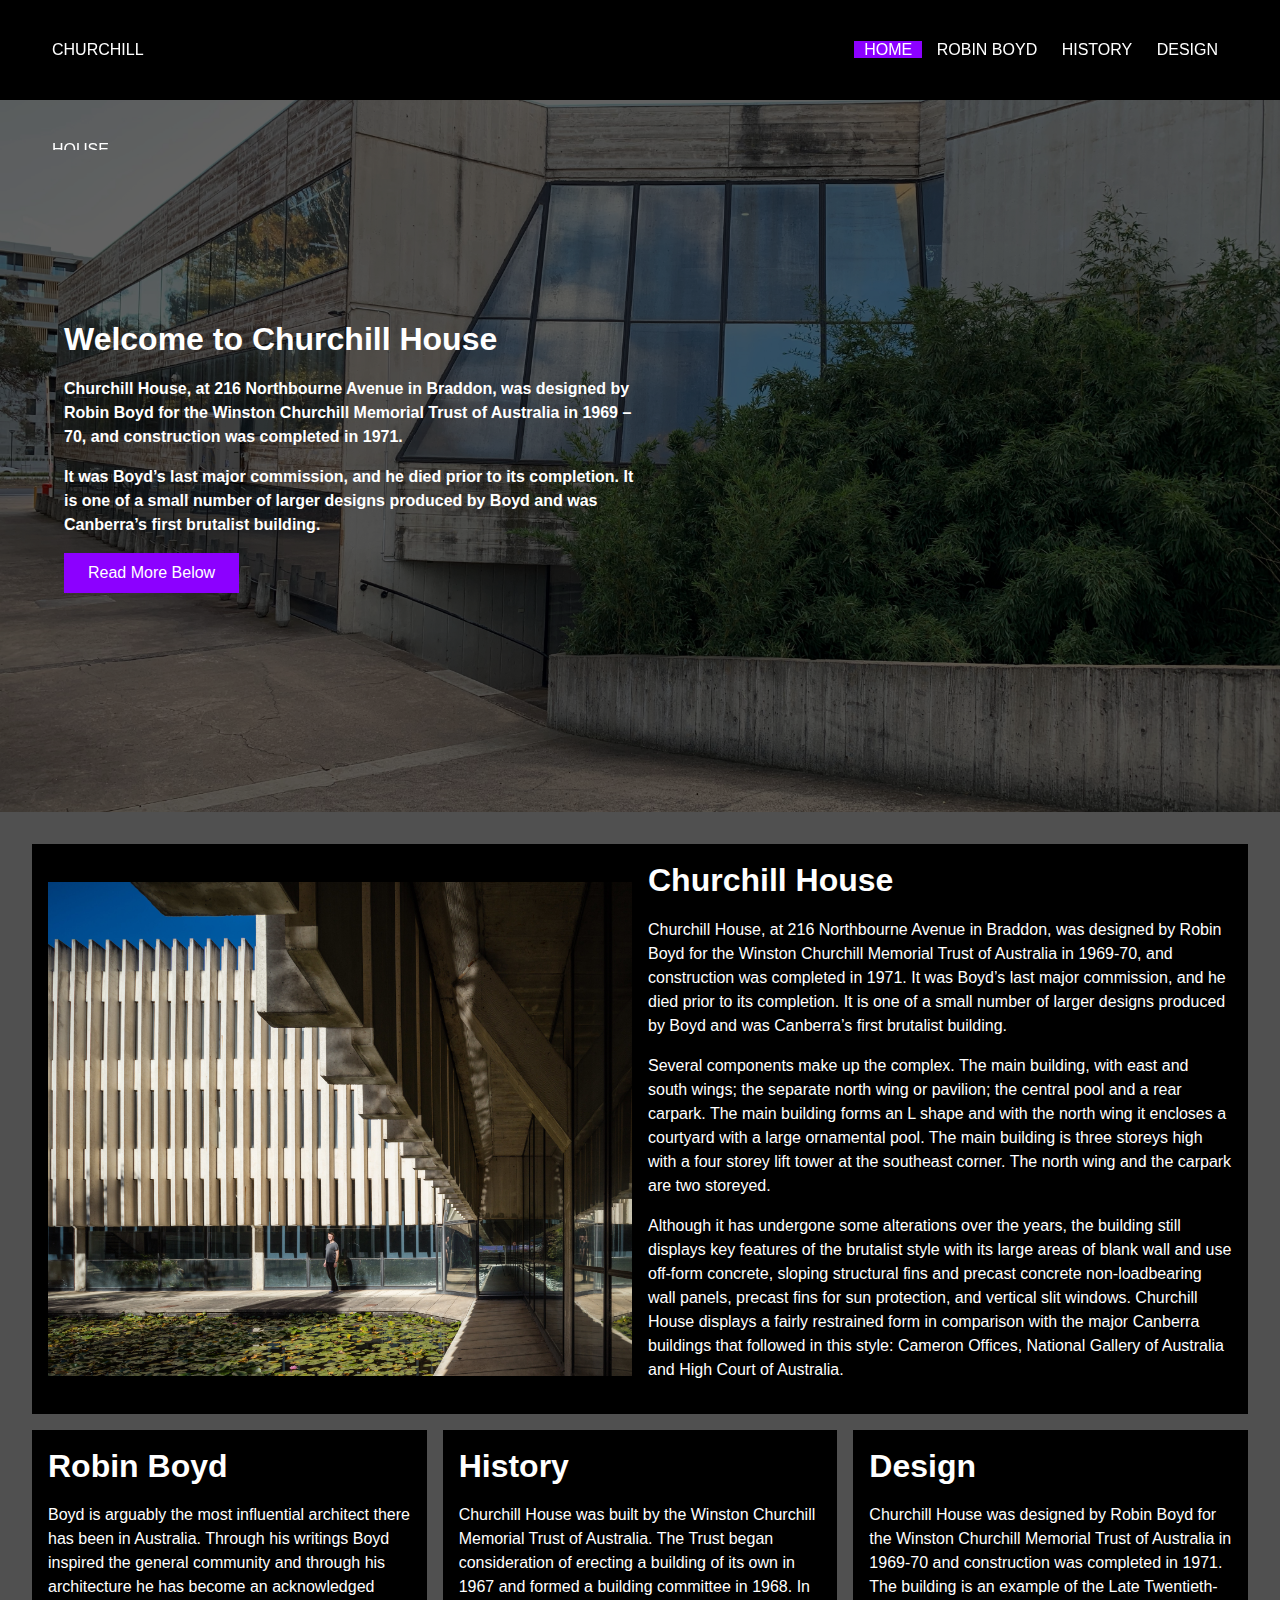
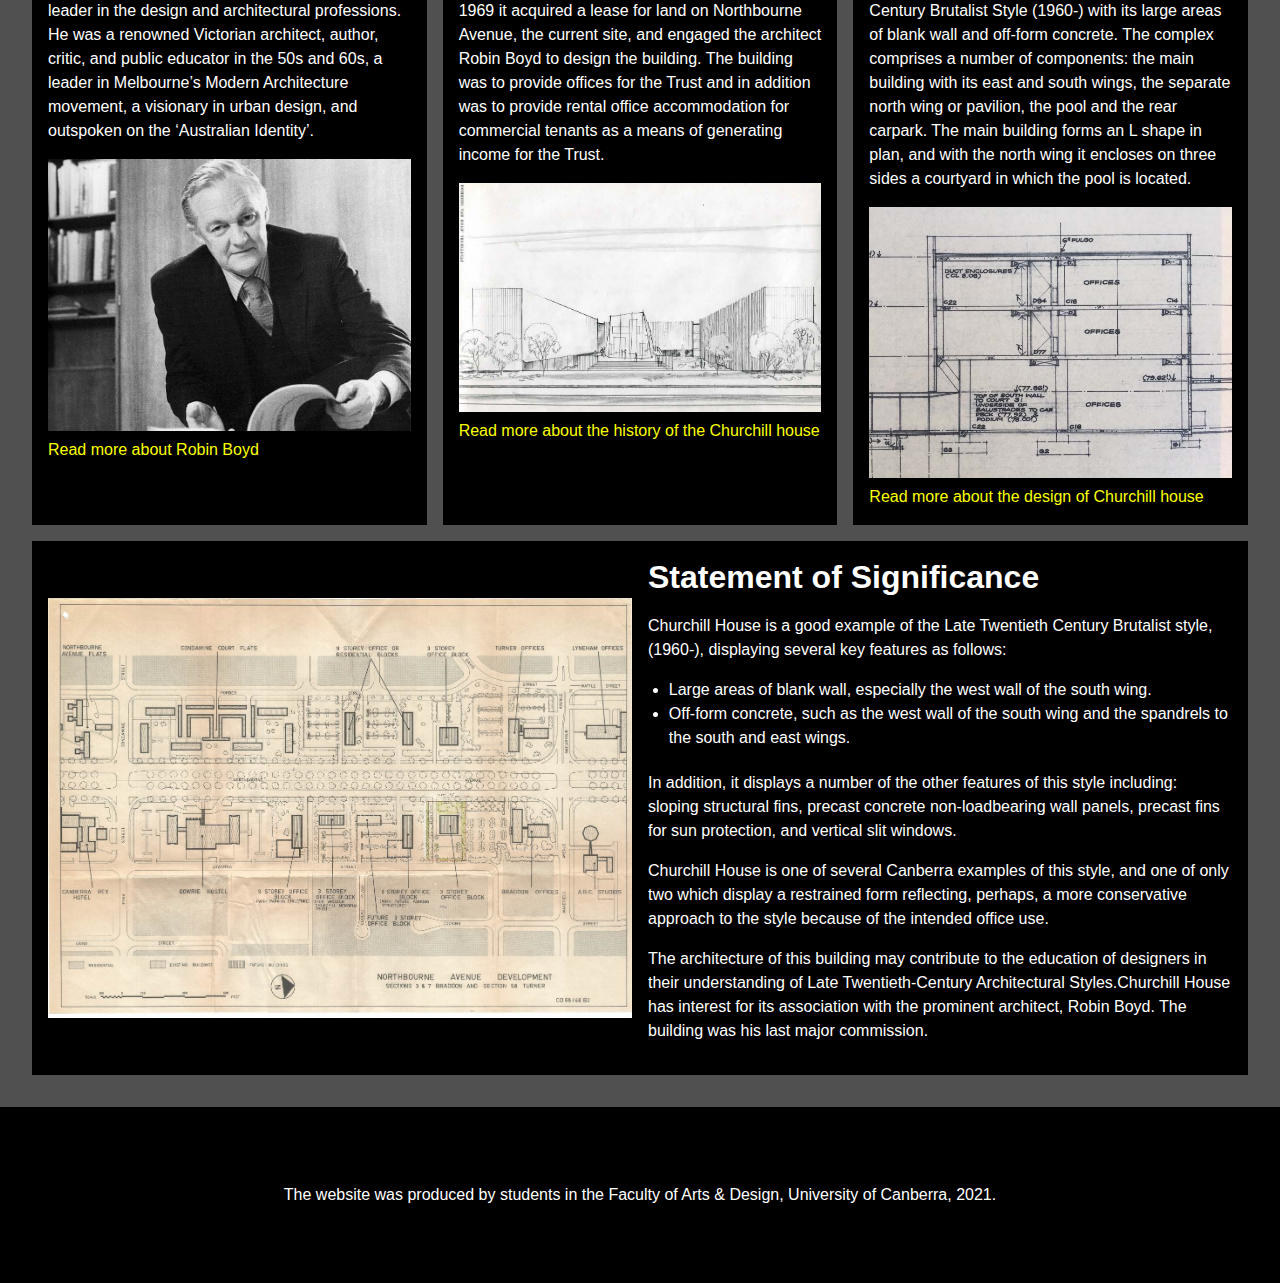
<file: index.html>
<!DOCTYPE html>
<html lang="en">

<head>
    <title>Churchill House</title>
    <meta charset="utf-8" />
    <meta name="viewport" content="width-device-width, initial-scale = 1.0" />
  <!-- Code to link the fontawesome for the hamburger button -->
  <link rel="stylesheet" href="https://use.fontawesome.com/releases/v5.6.3/css/all.css" integrity="sha384-UHRtZLI+pbxtHCWp1t77Bi1L4ZtiqrqD80Kn4Z8NTSRyMA2Fd33n5dQ8lWUE00s/" crossorigin="anonymous">
    <!-- code to link page to stylesheet (CSS file) -->
  <link href="assets/css/style.css" rel="stylesheet" />
</head>

<body>
    <nav>
        <div class="container">
            <a href="index.html" class="logo">Churchill House</a>
            <input type="checkbox" id="chk">
            <label for="chk" class="show-menu-btn">
                <i class="fas fa-bars"></i>
            </label>

            <ul class="menu">
                <a class="current" href="index.html">Home</a>
                <a href="robinboyd.html">Robin Boyd</a>
                <a href="history.html">History</a>
                <a href="description.html">Design</a>
                <label for="chk" class="hide-menu-btn">
                    <i class="fas fa-times"></i>
                </label>
            </ul>
        </div>
    </nav>

    <!-- Showcase -->
    <header id="showcase">
        <div class="container">
            <div class="showcase-container">
                <div class="showcase-content">
                    <h1>Welcome to Churchill House</h1>

                    <p>
                        <strong>
                            Churchill House, at 216 Northbourne Avenue in Braddon, was
                            designed by Robin Boyd for the Winston Churchill Memorial Trust
                            of Australia in 1969 – 70, and construction was completed in
                            1971.
                        </strong>
                    </p>

                    <p>
                        <strong>It was Boyd’s last major commission, and he died prior to its
                            completion. It is one of a small number of larger designs
                            produced by Boyd and was Canberra’s first brutalist
                            building.</strong>
                    </p>

                    <a href="#home-articles" class="btn btn-primary">Read More Below</a>
                </div>
            </div>
        </div>
    </header>

    <!-- Home Categories -->
    <section id="home-articles" class="articles">
        <div class="container">
            <div class="articles-container">
                <article class="card">
                    <!-- Unsure why the image name is bad and hence changed the img name from churchill-house-by-robin boyd-photo-copyright-darren-bradley to one given below-->
                    <img src="assets/img/churchil-house_darrenbradley.jpg" alt="Churchill House">
                    <div>
                        <h3>Churchill House</h3> 
                        <p>
                            Churchill House, at 216 Northbourne Avenue in Braddon, was
                            designed by Robin Boyd for the Winston Churchill Memorial Trust
                            of Australia in 1969-70, and construction was completed in 1971.
                            It was Boyd’s last major commission, and he died prior to its
                            completion. It is one of a small number of larger designs
                            produced by Boyd and was Canberra’s first brutalist building.
                        </p>

                        <p>
                            Several components make up the complex. The main building, with
                            east and south wings; the separate north wing or pavilion; the
                            central pool and a rear carpark. The main building forms an L
                            shape and with the north wing it encloses a courtyard with a
                            large ornamental pool. The main building is three storeys high
                            with a four storey lift tower at the southeast corner. The north
                            wing and the carpark are two storeyed.
                        </p>

                        <p>
                            Although it has undergone some alterations over the years, the
                            building still displays key features of the brutalist style with
                            its large areas of blank wall and use off-form concrete, sloping
                            structural fins and precast concrete non-loadbearing wall
                            panels, precast fins for sun protection, and vertical slit
                            windows. Churchill House displays a fairly restrained form in
                            comparison with the major Canberra buildings that followed in
                            this style: Cameron Offices, National Gallery of Australia and
                            High Court of Australia.
                        </p>
                    </div>
                </article>
                <article class="card">
                    <h3>Robin Boyd</h3>
                    <p>
                        Boyd is arguably the most influential architect there has been in
                        Australia. Through his writings Boyd inspired the general
                        community and through his architecture he has become an
                        acknowledged leader in the design and architectural professions.
                        He was a renowned Victorian architect, author, critic, and public
                        educator in the 50s and 60s, a leader in Melbourne’s Modern
                        Architecture movement, a visionary in urban design, and outspoken
                        on the ‘Australian Identity’.
                    </p>

                    <img src="assets/img/robinboyd.jpg" alt="Robin Boyd">

                    <a href="robinboyd.html" class="links">Read more about Robin Boyd</a>
                </article>
                <article class="card">
                    <h3>History</h3>
                    <p>
                        Churchill House was built by the Winston Churchill Memorial Trust of Australia. The Trust began
                        consideration of erecting a building of its own in 1967 and formed a building committee in 1968.
                        In 1969 it acquired a lease for land on Northbourne Avenue, the current site, and engaged the
                        architect Robin Boyd to design the building.

                        The building was to provide offices for the Trust and in addition was to provide rental office
                        accommodation for commercial tenants as a means of generating income for the Trust.

                    </p>
                    <img src="assets/img/churchill-house-4.jpg" alt="Churchill House" />

                    <a href="history.html" class="links">Read more about the history of the Churchill house</a>
                </article>
                <article class="card">
                    <h3>Design</h3>
                    <p>
                        Churchill House was designed by Robin Boyd for the Winston Churchill Memorial Trust of Australia
                        in 1969-70 and construction was completed in 1971. The building is an example of the Late
                        Twentieth-Century Brutalist Style (1960-) with its large areas of blank wall and off-form
                        concrete.
                        The complex comprises a number of components: the main building with its east and south wings,
                        the separate north wing or pavilion, the pool and the rear carpark. The main building forms an L
                        shape in plan, and with the north wing it encloses on three sides a courtyard in which the pool
                        is located.

                    </p>
                    <img src="assets/img/churchill-house-10.jpg" alt="Churchill House" />

                    <a href="description.html" class="links">Read more about the design of Churchill house</a>
                </article>
                <article class="card">
                    <img src="assets/img/churchill-house-1.jpg" alt="Churchill House" />
                    <div>
                        <h3>
                            Statement of Significance
                        </h3>
                        <p>Churchill House is a good example of the Late Twentieth Century Brutalist style, (1960-),
                            displaying several key features as follows:</p>

                        <ul>
                            <li>Large areas of blank wall, especially the west wall of the south wing.</li>
                            <li>Off-form concrete, such as the west wall of the south wing and the spandrels to the
                                south and east wings.</li>
                        </ul>


                        <p>In addition, it displays a number of the other features of this style including: sloping
                            structural fins, precast concrete non-loadbearing wall panels, precast fins for sun
                            protection,
                            and vertical slit windows.</p>

                        <p>Churchill House is one of several Canberra examples of this style,
                            and one of only two which display a restrained form reflecting, perhaps, a more conservative
                            approach to the style because of the intended office use.</p>

                        <p>The architecture of this building may contribute to the education of designers in their
                            understanding of Late Twentieth-Century Architectural Styles.Churchill House has interest
                            for its association with the prominent architect, Robin Boyd. The
                            building was his last major commission.</p>
                    </div>
                </article>
            </div>
        </div>
    </section>

    <!-- Footer -->
    <footer id="main-footer">
        <div class="container footer-container">
            <div>
                <p>
                    The website was produced by students in the Faculty of Arts &
                    Design, University of Canberra, 2021.
                </p>
            </div>
        </div>
    </footer>
</body>

</html>
</file>
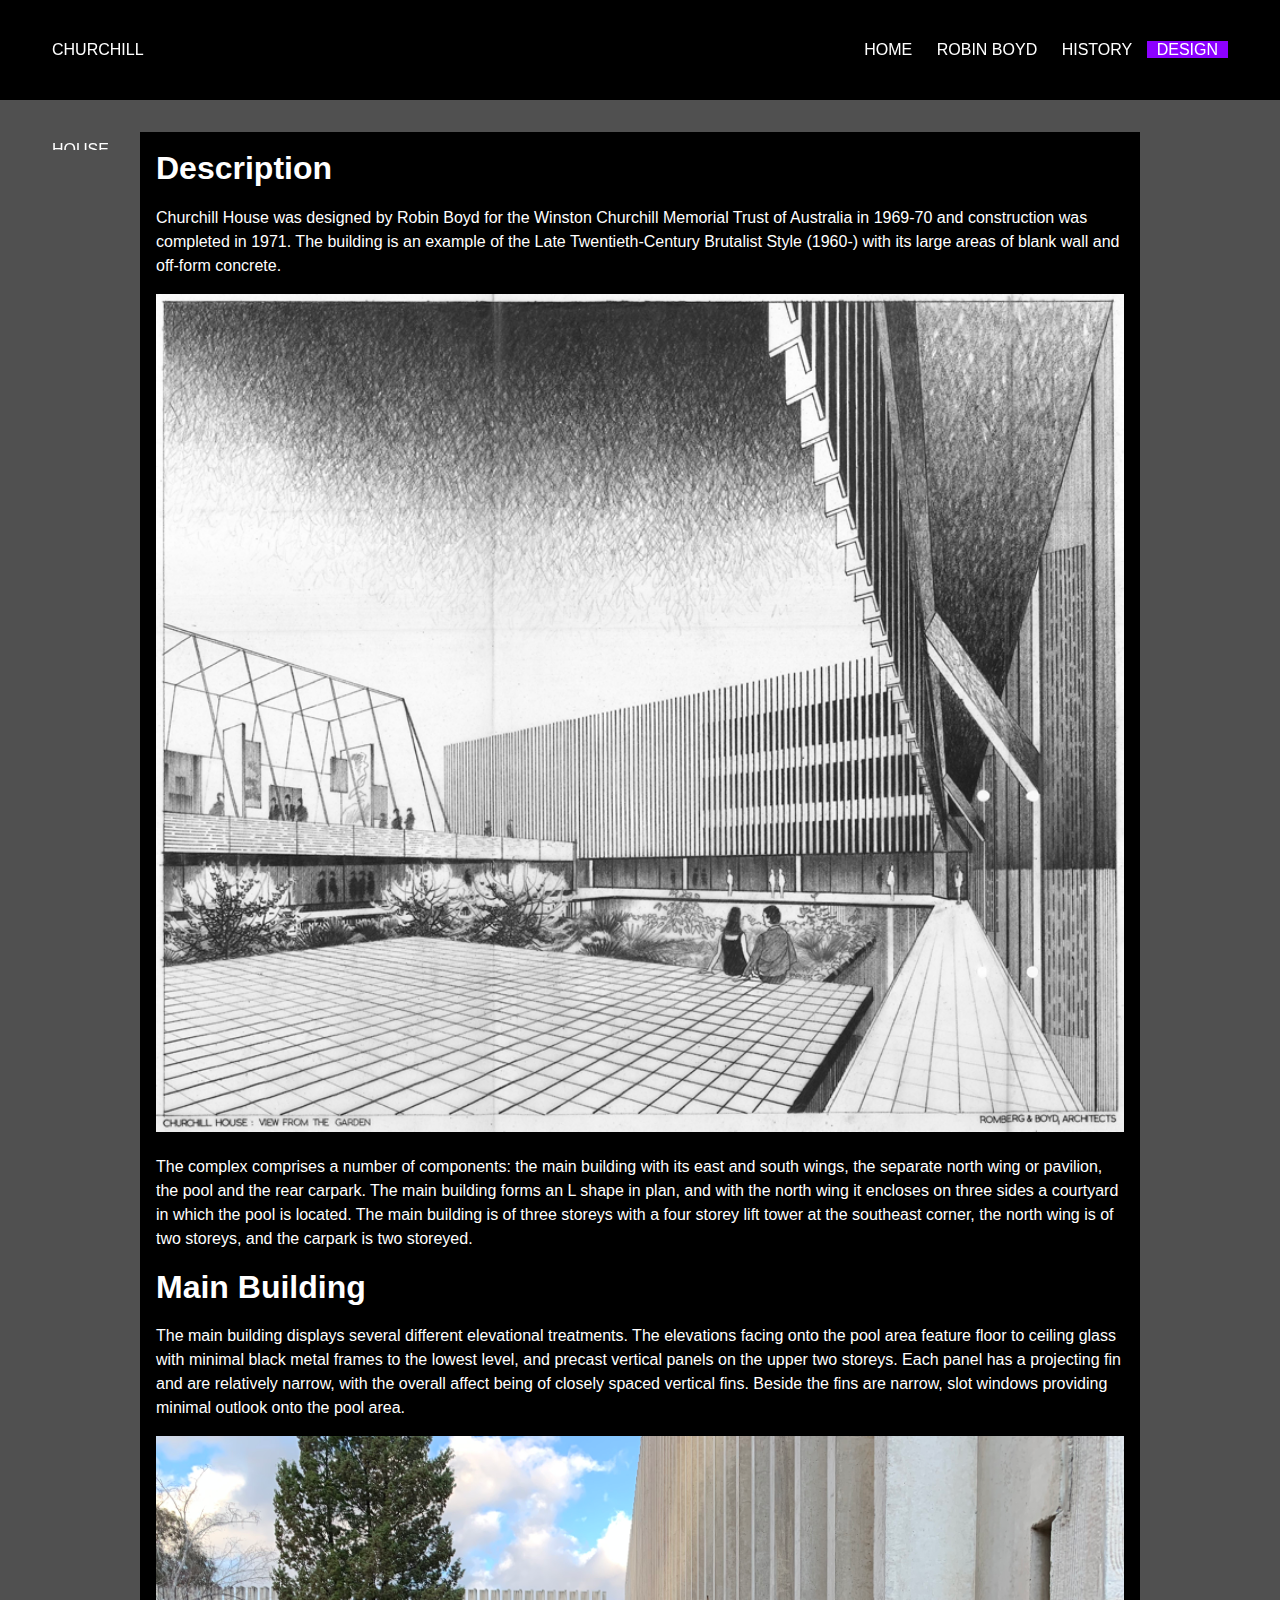
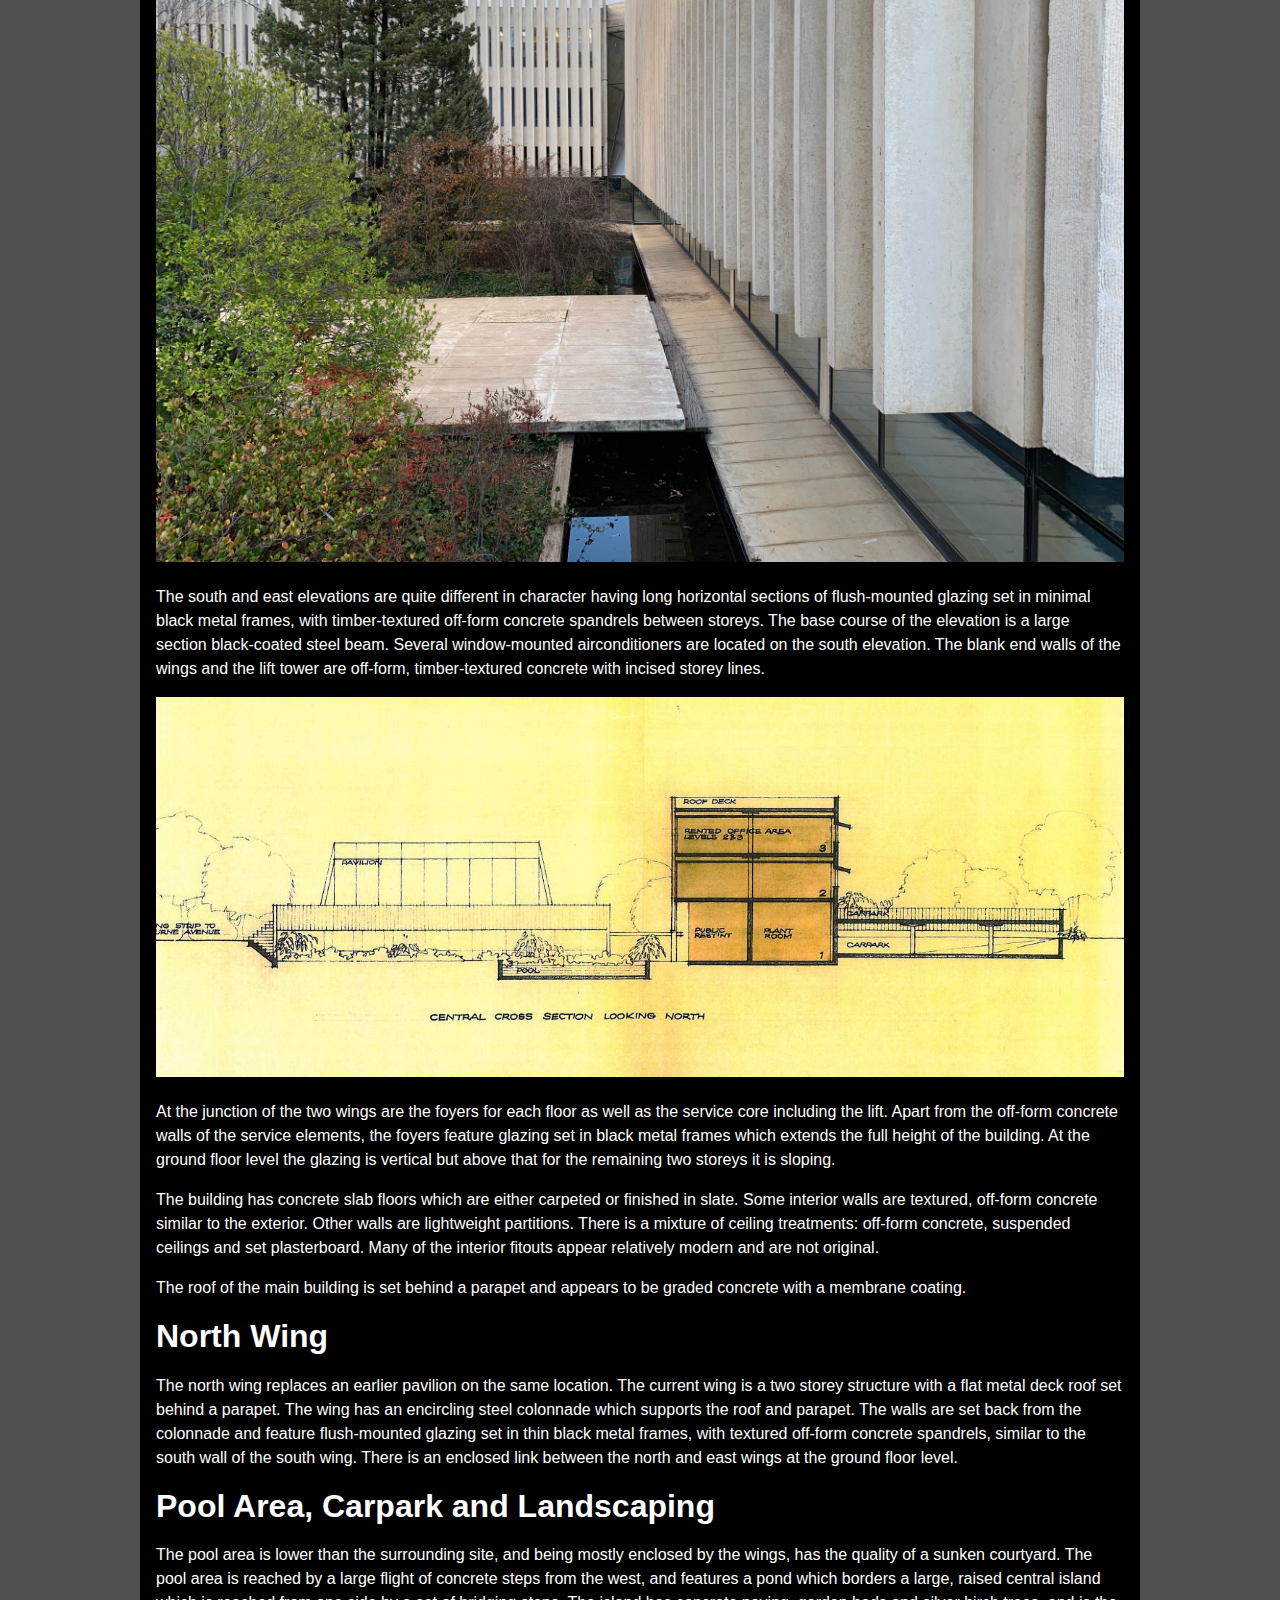
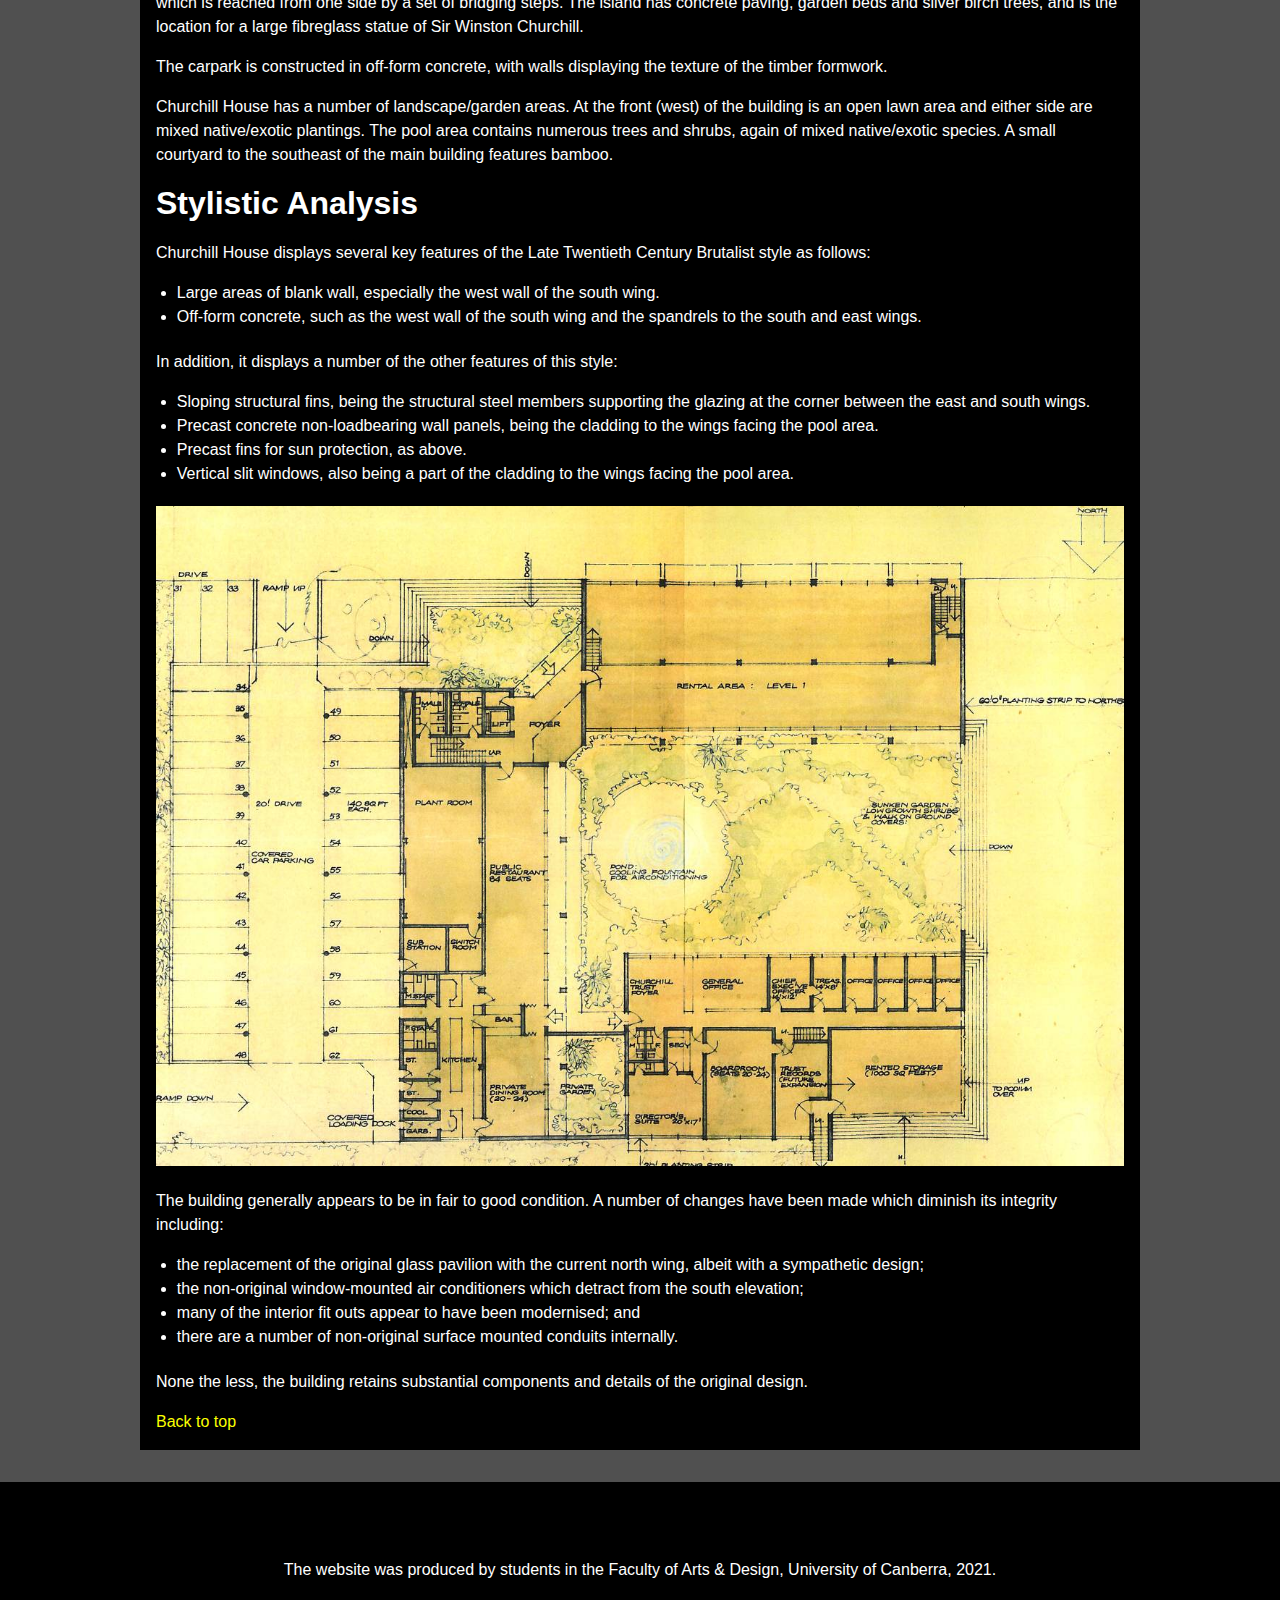
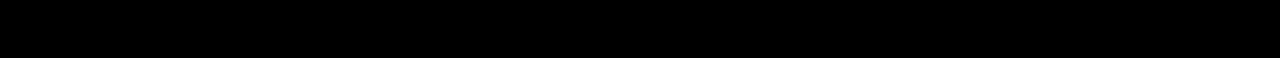
<file: description.html>
<!DOCTYPE html>
<html lang="en">

<head>
    <title>Description</title>
    <meta charset="utf-8" />
    <meta name="viewport" content="width-device-width, initial-scale = 1.0" />
  <!-- Code to link the fontawesome for the hamburger button -->
  <link rel="stylesheet" href="https://use.fontawesome.com/releases/v5.6.3/css/all.css" integrity="sha384-UHRtZLI+pbxtHCWp1t77Bi1L4ZtiqrqD80Kn4Z8NTSRyMA2Fd33n5dQ8lWUE00s/" crossorigin="anonymous">
    <!-- code to link page to stylesheet (CSS file) -->
  <link href="assets/css/style.css" rel="stylesheet" />
</head>

<body>
<nav>
            <div class="container">
                <a href="index.html" class="logo">Churchill House</a>
                <input type="checkbox" id="chk">
            <label for="chk" class="show-menu-btn">
                <i class="fas fa-bars"></i>
            </label>

            <ul class="menu">
                <a class href="index.html">Home</a>
                <a href="robinboyd.html">Robin Boyd</a>
                <a href="history.html">History</a>
                <a class="current" href="description.html">Design</a>
                <label for="chk" class="hide-menu-btn">
                        <i class="fas fa-times"></i>
                </label>
            </ul>
            </div>
        </nav>

        <div class="container">
            <div class="page-container">
                <div class="entrycontent">
                    <article class="card">
                        <h1>Description</h1>
                        <p>Churchill House was designed by Robin Boyd for the Winston Churchill Memorial Trust of
                            Australia in 1969-70 and construction was completed in 1971. The building is an example of
                            the Late Twentieth-Century Brutalist Style (1960-) with its large areas of blank wall and
                            off-form concrete.</p>

                        <img src="assets/img/churchill-house-5.png" alt="Churchill House">

                        <p>The complex comprises a number of components: the main building with its east and south
                            wings, the separate north wing or pavilion, the pool and the rear carpark. The main building
                            forms an L shape in plan, and with the north wing it encloses on three sides a courtyard in
                            which the pool is located. The main building is of three storeys with a four storey lift
                            tower at the southeast corner, the north wing is of two storeys, and the carpark is two
                            storeyed.</p>

                        <h2>Main Building</h2>

                        <p>The main building displays several different elevational treatments. The elevations facing
                            onto the pool area feature floor to ceiling glass with minimal black metal frames to the
                            lowest level, and precast vertical panels on the upper two storeys. Each panel has a
                            projecting fin and are relatively narrow, with the overall affect being of closely spaced
                            vertical fins. Beside the fins are narrow, slot windows providing minimal outlook onto the
                            pool area.</p>

                        <img src="assets/img/churchill-house-28.jpg" alt="Churchill House">

                        <p>The south and east elevations are quite different in character having long horizontal
                            sections of flush-mounted glazing set in minimal black metal frames, with timber-textured
                            off-form concrete spandrels between storeys. The base course of the elevation is a large
                            section black-coated steel beam. Several window-mounted airconditioners are located on the
                            south elevation. The blank end walls of the wings and the lift tower are off-form,
                            timber-textured concrete with incised storey lines.</p>

                        <img src="assets/img/churchill-house-18.jpg" alt="Blueprint of Churchill House">

                        <p>At the junction of the two wings are the foyers for each floor as well as the service core
                            including the lift. Apart from the off-form concrete walls of the service elements, the
                            foyers feature glazing set in black metal frames which extends the full height of the
                            building. At the ground floor level the glazing is vertical but above that for the remaining
                            two storeys it is sloping.</p>

                        <p>The building has concrete slab floors which are either carpeted or finished in slate. Some
                            interior walls are textured, off-form concrete similar to the exterior. Other walls are
                            lightweight partitions. There is a mixture of ceiling treatments: off-form concrete,
                            suspended ceilings and set plasterboard. Many of the interior fitouts appear relatively
                            modern and are not original.</p>

                        <p>The roof of the main building is set behind a parapet and appears to be graded concrete with
                            a membrane coating.</p>

                        <h2>North Wing</h2>

                        <p>The north wing replaces an earlier pavilion on the same location. The current wing is a two
                            storey structure with a flat metal deck roof set behind a parapet. The wing has an
                            encircling steel colonnade which supports the roof and parapet. The walls are set back from
                            the colonnade and feature flush-mounted glazing set in thin black metal frames, with
                            textured off-form concrete spandrels, similar to the south wall of the south wing. There is
                            an enclosed link between the north and east wings at the ground floor level.</p>

                        <h2>Pool Area, Carpark and Landscaping</h2>

                        <p>The pool area is lower than the surrounding site, and being mostly enclosed by the wings, has
                            the quality of a sunken courtyard. The pool area is reached by a large flight of concrete
                            steps from the west, and features a pond which borders a large, raised central island which
                            is reached from one side by a set of bridging steps. The island has concrete paving, garden
                            beds and silver birch trees, and is the location for a large fibreglass statue of Sir
                            Winston Churchill.</p>

                        <p>The carpark is constructed in off-form concrete, with walls displaying the texture of the
                            timber formwork.</p>

                        <p>Churchill House has a number of landscape/garden areas. At the front (west) of the building
                            is an open lawn area and either side are mixed native/exotic plantings. The pool area
                            contains numerous trees and shrubs, again of mixed native/exotic species. A small courtyard
                            to the southeast of the main building features bamboo.</p>

                        <h2>Stylistic Analysis</h2>

                        <p>Churchill House displays several key features of the Late Twentieth Century Brutalist style
                            as follows:</p>

                        <ul>
                            <li>Large areas of blank wall, especially the west wall of the south wing.</li>
                            <li>Off-form concrete, such as the west wall of the south wing and the spandrels to the
                                south and east wings.</li>
                        </ul>

                        <p>In addition, it displays a number of the other features of this style:</p>

                        <ul>
                            <li>Sloping structural fins, being the structural steel members supporting the glazing at
                                the corner between the east and south wings.</li>
                            <li>Precast concrete non-loadbearing wall panels, being the cladding to the wings facing the
                                pool area.</li>
                            <li>Precast fins for sun protection, as above.</li>
                            <li>Vertical slit windows, also being a part of the cladding to the wings facing the pool
                                area.</li>
                        </ul>

                        <img src="assets/img/churchill-house-19.jpg" alt="Blueprint of Churchill House">

                        <p>The building generally appears to be in fair to good condition. A number of changes have been
                            made which diminish its integrity including:</p>

                        <ul>
                            <li>the replacement of the original glass pavilion with the current north wing, albeit with
                                a sympathetic design;</li>
                            <li>the non-original window-mounted air conditioners which detract from the south elevation;
                            </li>
                            <li>many of the interior fit outs appear to have been modernised; and</li>
                            <li>there are a number of non-original surface mounted conduits internally.</li>
                        </ul>

                        <p>None the less, the building retains substantial components and details of the original
                            design.</p>
                        <a href="#" class="backtop">Back to top</a>

                    </article>
                </div>
            </div>
        </div>

    <!-- Footer -->
    <footer id="main-footer">
        <div>
            <p>
                The website was produced by students in the Faculty of Arts &
                Design, University of Canberra, 2021.
            </p>
        </div>
    </footer>
</body>

</html>
</file>
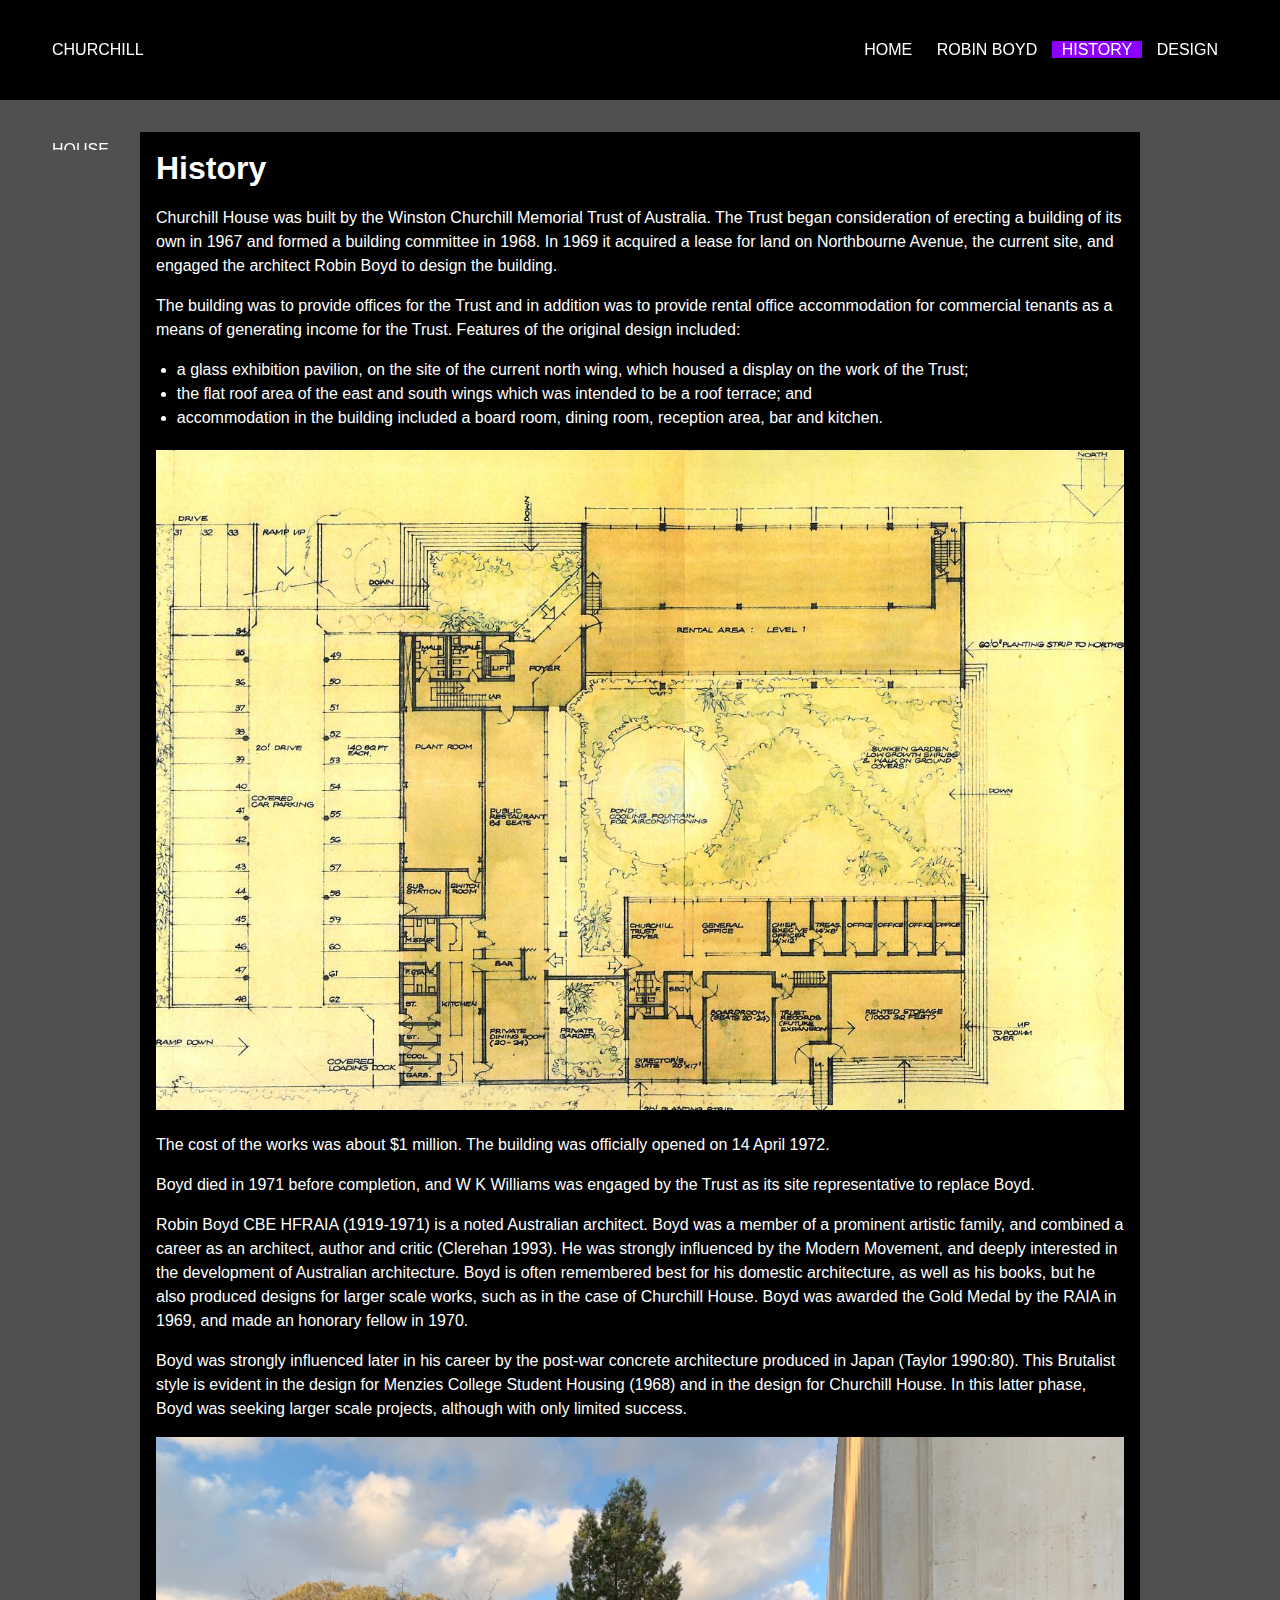
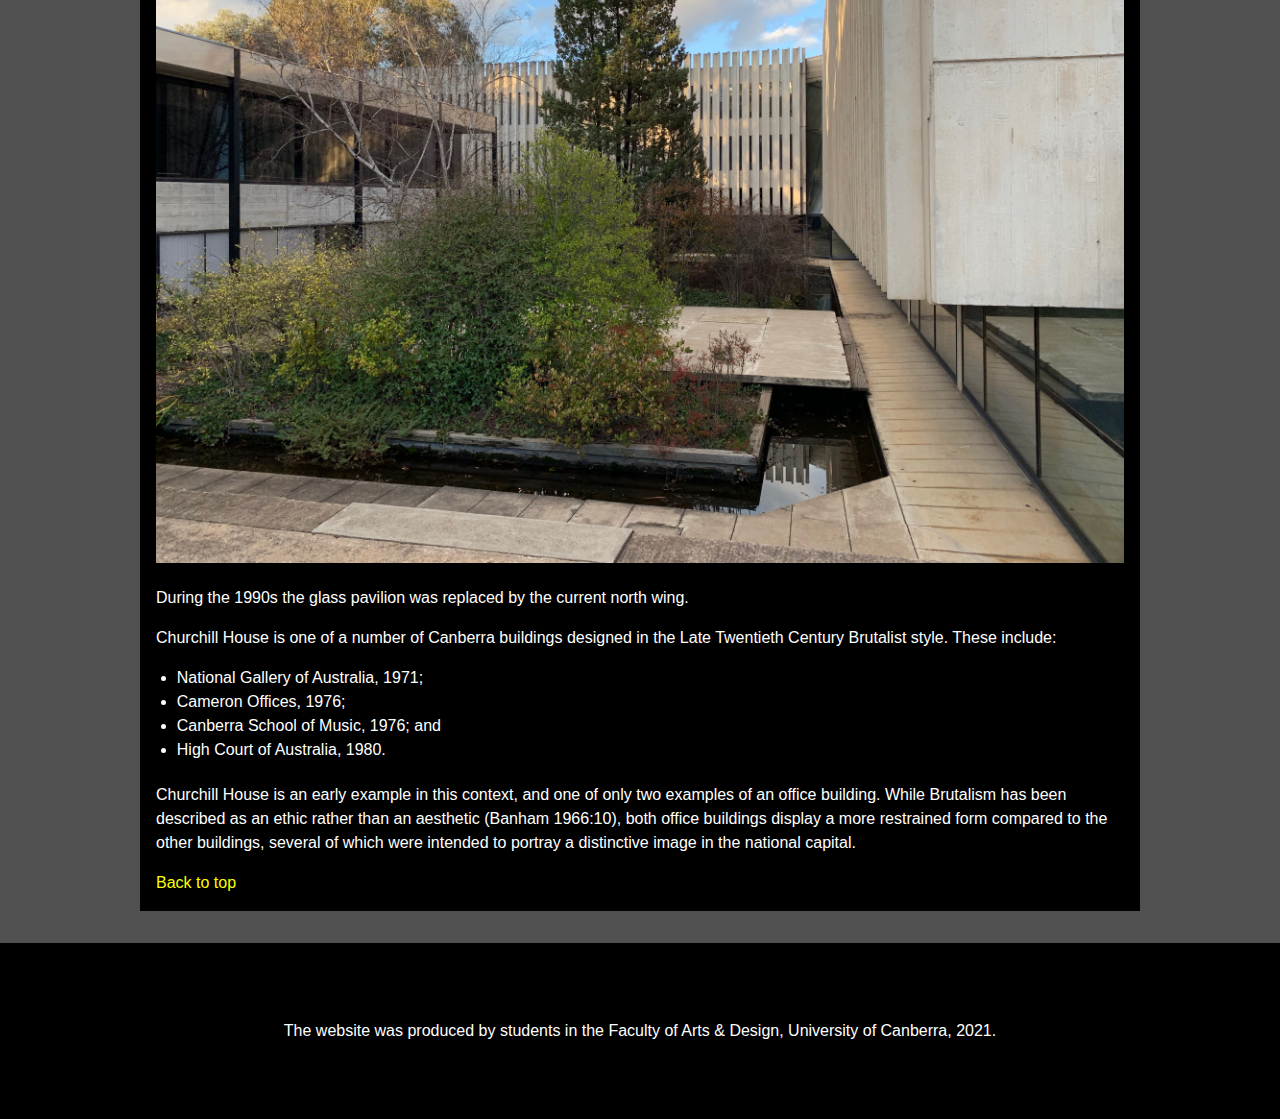
<file: history.html>
<!DOCTYPE html>
<html lang="en">

<head>
    <title>History</title>
    <meta charset="utf-8" />
    <meta name="viewport" content="width-device-width, initial-scale = 1.0" />
  <!-- Code to link the fontawesome for the hamburger button -->
  <link rel="stylesheet" href="https://use.fontawesome.com/releases/v5.6.3/css/all.css" integrity="sha384-UHRtZLI+pbxtHCWp1t77Bi1L4ZtiqrqD80Kn4Z8NTSRyMA2Fd33n5dQ8lWUE00s/" crossorigin="anonymous">
    <!-- code to link page to stylesheet (CSS file) -->
  <link href="assets/css/style.css" rel="stylesheet" />
</head>

<body>
<nav>
            <div class="container">
                <a href="index.html" class="logo">Churchill House</a>
                <input type="checkbox" id="chk">
            <label for="chk" class="show-menu-btn">
                <i class="fas fa-bars"></i>
            </label>

            <ul class="menu">
                <a href="index.html">Home</a>
                <a href="robinboyd.html">Robin Boyd</a>
                <a class="current" href="history.html">History</a>
                <a href="description.html">Design</a>
                <label for="chk" class="hide-menu-btn">
                        <i class="fas fa-times"></i>
                </label>
            </ul>
            </div>
        </nav>


        <div class="container">
            <div class="page-container">
                <div class="entrycontent">
                    <article class="card">
                        <h1 class="l-heading">History</h1>
                        <p>
                            Churchill House was built by the Winston Churchill Memorial
                            Trust of Australia. The Trust began consideration of erecting a
                            building of its own in 1967 and formed a building committee in
                            1968. In 1969 it acquired a lease for land on Northbourne
                            Avenue, the current site, and engaged the architect Robin Boyd
                            to design the building.
                        </p>

                        <p>
                            The building was to provide offices for the Trust and in
                            addition was to provide rental office accommodation for
                            commercial tenants as a means of generating income for the
                            Trust. Features of the original design included:
                        </p>

                        <ul>
                            <li>
                                a glass exhibition pavilion, on the site of the current north
                                wing, which housed a display on the work of the Trust;
                            </li>
                            <li>
                                the flat roof area of the east and south wings which was
                                intended to be a roof terrace; and
                            </li>
                            <li>
                                accommodation in the building included a board room, dining
                                room, reception area, bar and kitchen.
                            </li>
                        </ul>

                        <img src="assets/img/churchill-house-19.jpg" alt="Churchill House" />

                        <p>
                            The cost of the works was about $1 million. The building was
                            officially opened on 14 April 1972.
                        </p>

                        <p>
                            Boyd died in 1971 before completion, and W K Williams was
                            engaged by the Trust as its site representative to replace Boyd.
                        </p>

                        <p>
                            Robin Boyd CBE HFRAIA (1919-1971) is a noted Australian
                            architect. Boyd was a member of a prominent artistic family, and
                            combined a career as an architect, author and critic (Clerehan
                            1993). He was strongly influenced by the Modern Movement, and
                            deeply interested in the development of Australian architecture.
                            Boyd is often remembered best for his domestic architecture, as
                            well as his books, but he also produced designs for larger scale
                            works, such as in the case of Churchill House. Boyd was awarded
                            the Gold Medal by the RAIA in 1969, and made an honorary fellow
                            in 1970.
                        </p>

                        <p>
                            Boyd was strongly influenced later in his career by the post-war
                            concrete architecture produced in Japan (Taylor 1990:80). This
                            Brutalist style is evident in the design for Menzies College
                            Student Housing (1968) and in the design for Churchill House. In
                            this latter phase, Boyd was seeking larger scale projects,
                            although with only limited success.
                        </p>

                        <img src="assets/img/churchill-house-44.jpg" alt="Churchill House" />

                        <p>
                            During the 1990s the glass pavilion was replaced by the
                            current north wing.
                        </p>

                        <p>
                            Churchill House is one of a number of Canberra buildings
                            designed in the Late Twentieth Century Brutalist style. These
                            include:
                        </p>

                        <ul>
                            <li>National Gallery of Australia, 1971;</li>
                            <li>Cameron Offices, 1976;</li>
                            <li>Canberra School of Music, 1976; and</li>
                            <li>High Court of Australia, 1980.</li>
                        </ul>

                        <p>
                            Churchill House is an early example in this context, and one of
                            only two examples of an office building. While Brutalism has
                            been described as an ethic rather than an aesthetic (Banham
                            1966:10), both office buildings display a more restrained form
                            compared to the other buildings, several of which were intended
                            to portray a distinctive image in the national capital.
                        </p>
                        <a href="#" class="backtop">Back to top</a>
                    </article>
                </div>
            </div>
        </div>

    <!-- Footer -->
    <footer id="main-footer">
        <div>
            <p>
                The website was produced by students in the Faculty of Arts &
                Design, University of Canberra, 2021.
            </p>
        </div>
    </footer>
</body>

</html>
</file>
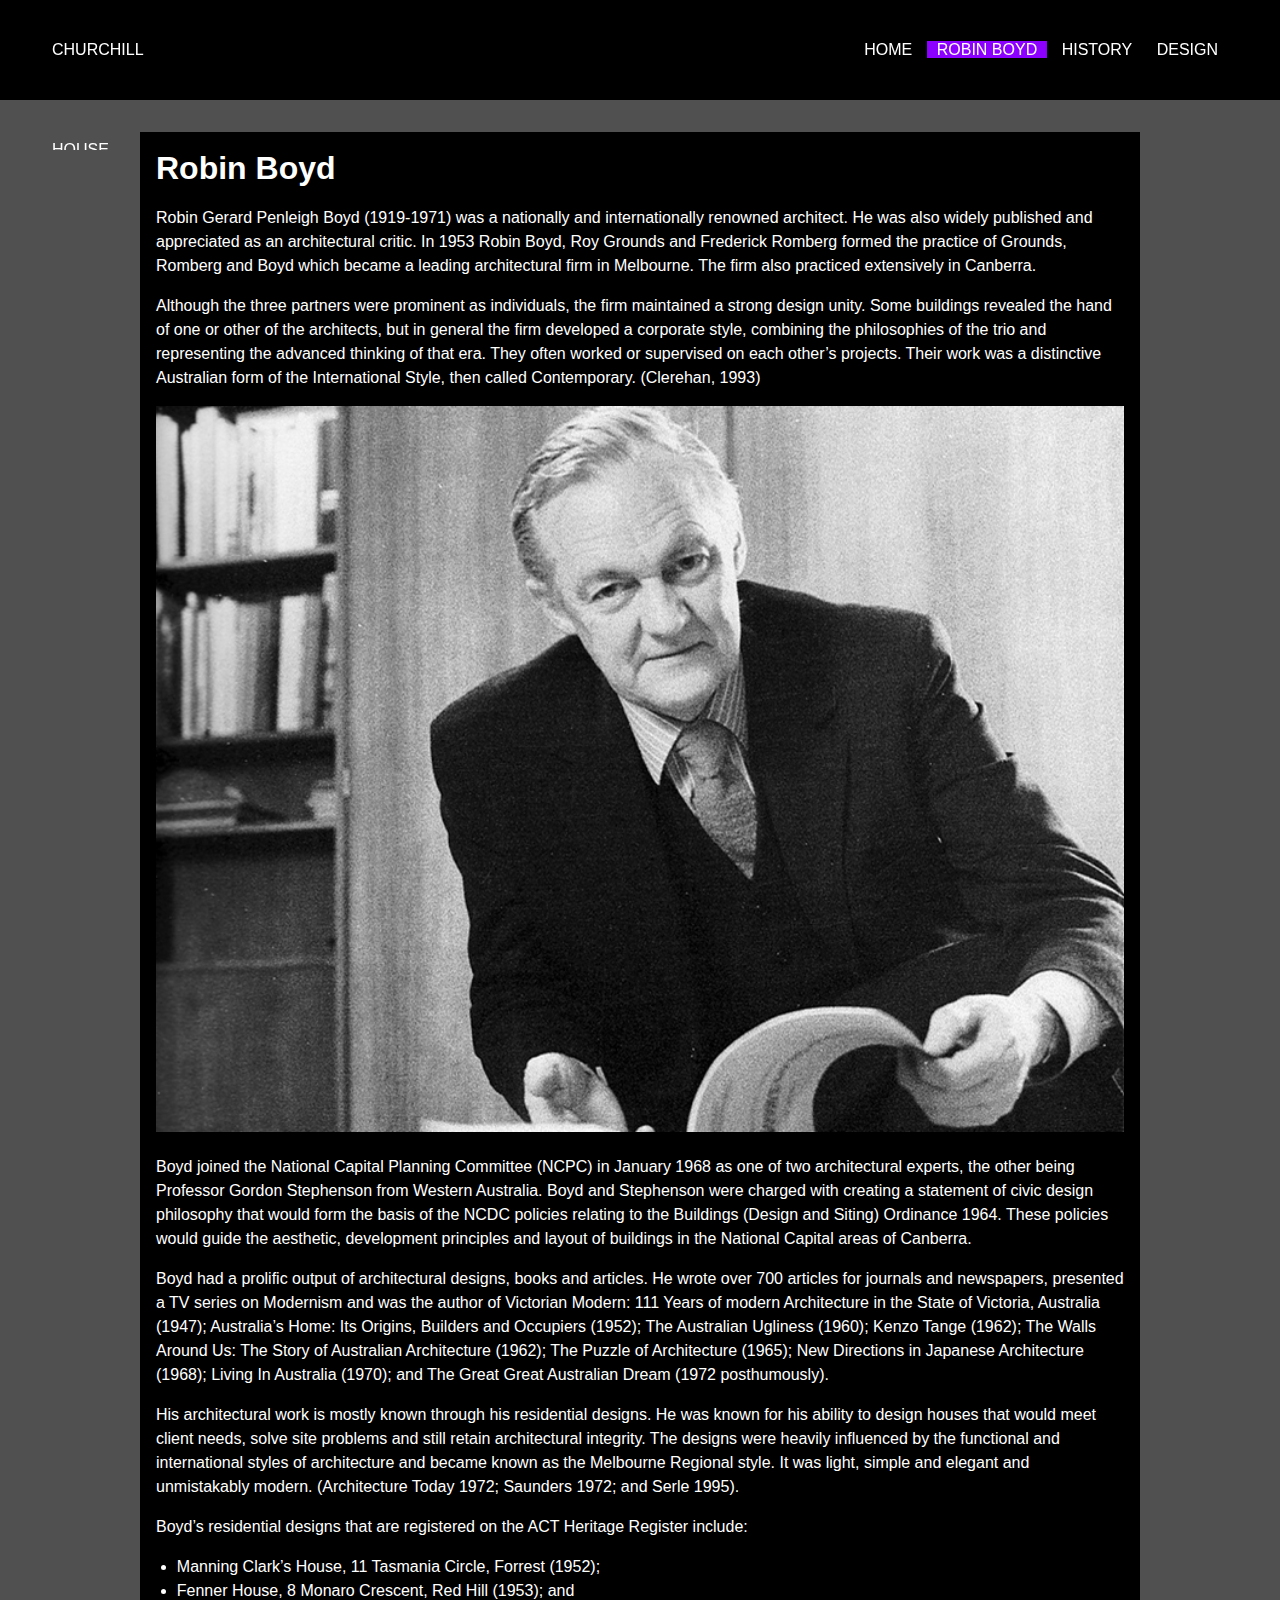
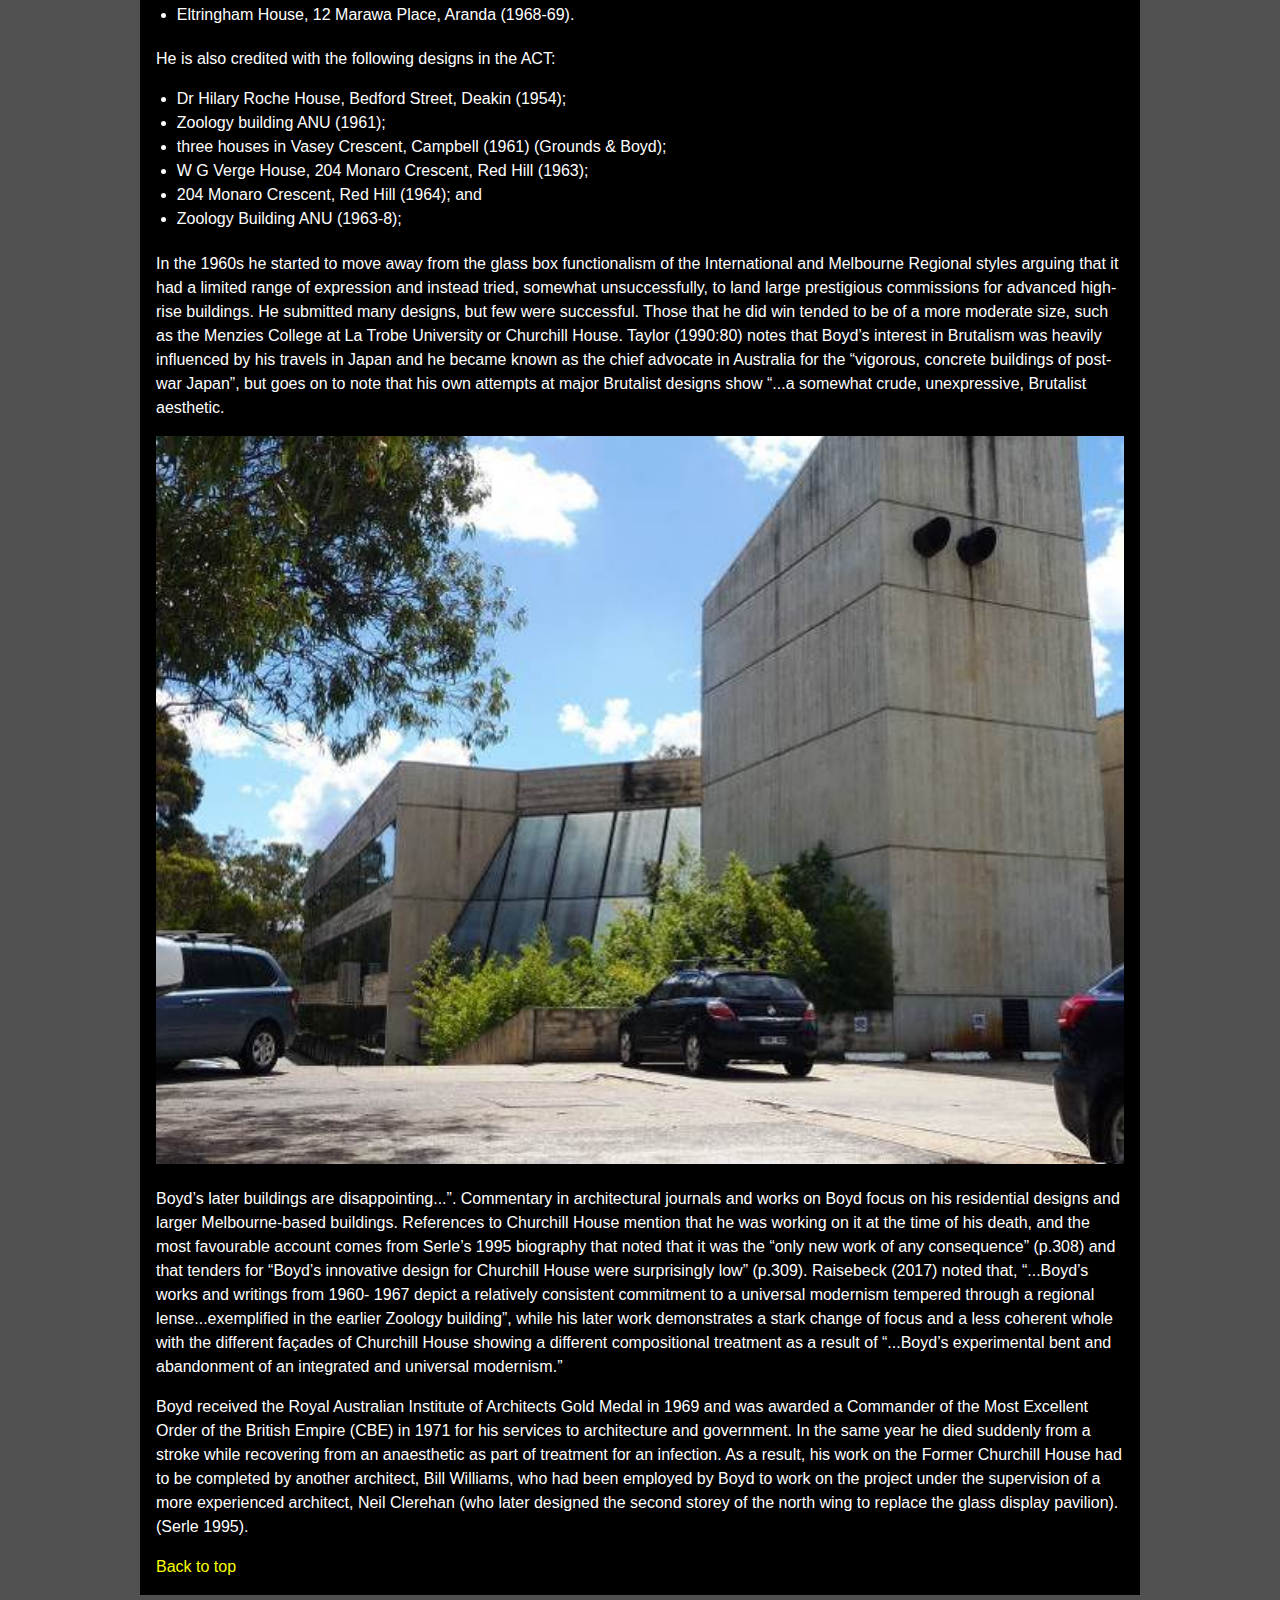
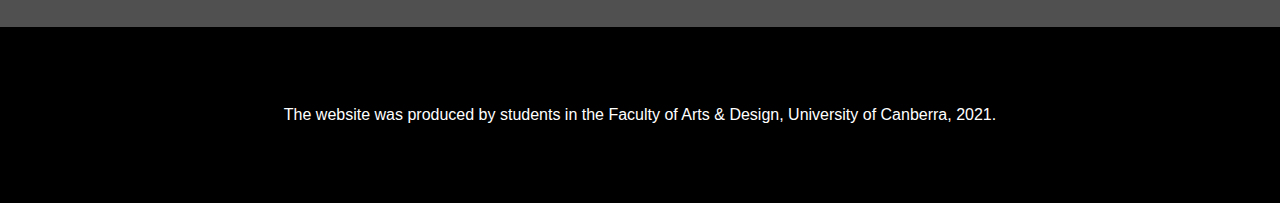
<file: robinboyd.html>
<!DOCTYPE html>
<html lang="en">

<head>
  <title>Robin Boyd</title>
  <meta charset="utf-8" />
  <meta name="viewport" content="width-device-width, initial-scale = 1.0" />
  <!-- Code to link the fontawesome for the hamburger button -->
  <link rel="stylesheet" href="https://use.fontawesome.com/releases/v5.6.3/css/all.css" integrity="sha384-UHRtZLI+pbxtHCWp1t77Bi1L4ZtiqrqD80Kn4Z8NTSRyMA2Fd33n5dQ8lWUE00s/" crossorigin="anonymous">
    <!-- code to link page to stylesheet (CSS file) -->
  <link href="assets/css/style.css" rel="stylesheet" />
</head>

<body>
<nav>
            <div class="container">
                <a href="index.html" class="logo">Churchill House</a>
                <input type="checkbox" id="chk">
            <label for="chk" class="show-menu-btn">
                <i class="fas fa-bars"></i>
            </label>

            <ul class="menu">
                <a href="index.html">Home</a>
                <a class="current" href="robinboyd.html">Robin Boyd</a>
                <a href="history.html">History</a>
                <a href="description.html">Design</a>
                <label for="chk" class="hide-menu-btn">
                        <i class="fas fa-times"></i>
                </label>
            </ul>
            </div>
        </nav>


    <div class="container">
      <div class="page-container">
        <div class="entrycontent">
          <article class="card">
            <h1>Robin Boyd</h1>
            <p>
              Robin Gerard Penleigh Boyd (1919-1971) was a nationally and
              internationally renowned architect. He was also widely published
              and appreciated as an architectural critic. In 1953 Robin Boyd,
              Roy Grounds and Frederick Romberg formed the practice of
              Grounds, Romberg and Boyd which became a leading architectural
              firm in Melbourne. The firm also practiced extensively in
              Canberra.
            </p>

            <p>
              Although the three partners were prominent as individuals, the
              firm maintained a strong design unity. Some buildings revealed
              the hand of one or other of the architects, but in general the
              firm developed a corporate style, combining the philosophies of
              the trio and representing the advanced thinking of that era.
              They often worked or supervised on each other’s projects. Their
              work was a distinctive Australian form of the International
              Style, then called Contemporary. (Clerehan, 1993)
            </p>

            <img src="assets/img/robinboyd.jpg" alt="Robin Boyd - Image provided by Mark Strizic" />

            <p>
              Boyd joined the National Capital Planning Committee (NCPC) in
              January 1968 as one of two architectural experts, the other
              being Professor Gordon Stephenson from Western Australia. Boyd
              and Stephenson were charged with creating a statement of civic
              design philosophy that would form the basis of the NCDC policies
              relating to the Buildings (Design and Siting) Ordinance 1964.
              These policies would guide the aesthetic, development principles
              and layout of buildings in the National Capital areas of
              Canberra.
            </p>

            <p>
              Boyd had a prolific output of architectural designs, books and
              articles. He wrote over 700 articles for journals and
              newspapers, presented a TV series on Modernism and was the
              author of Victorian Modern: 111 Years of modern Architecture in
              the State of Victoria, Australia (1947); Australia’s Home: Its
              Origins, Builders and Occupiers (1952); The Australian Ugliness
              (1960); Kenzo Tange (1962); The Walls Around Us: The Story of
              Australian Architecture (1962); The Puzzle of Architecture
              (1965); New Directions in Japanese Architecture (1968); Living
              In Australia (1970); and The Great Great Australian Dream (1972
              posthumously).
            </p>

            <p>
              His architectural work is mostly known through his residential
              designs. He was known for his ability to design houses that
              would meet client needs, solve site problems and still retain
              architectural integrity. The designs were heavily influenced by
              the functional and international styles of architecture and
              became known as the Melbourne Regional style. It was light,
              simple and elegant and unmistakably modern. (Architecture Today
              1972; Saunders 1972; and Serle 1995).
            </p>

            <p>
              Boyd’s residential designs that are registered on the ACT
              Heritage Register include:
            </p>

            <ul>
              <li>
                Manning Clark’s House, 11 Tasmania Circle, Forrest (1952);
              </li>
              <li>Fenner House, 8 Monaro Crescent, Red Hill (1953); and</li>
              <li>Eltringham House, 12 Marawa Place, Aranda (1968-69).</li>
            </ul>

            <p>
              He is also credited with the following designs in the
              ACT:
            </p>

            <ul>
              <li>Dr Hilary Roche House, Bedford Street, Deakin (1954);</li>
              <li>Zoology building ANU (1961);</li>
              <li>
                three houses in Vasey Crescent, Campbell (1961) (Grounds &
                Boyd);
              </li>
              <li>W G Verge House, 204 Monaro Crescent, Red Hill (1963);</li>
              <li>204 Monaro Crescent, Red Hill (1964); and</li>
              <li>Zoology Building ANU (1963-8);</li>
            </ul>

            <p>
              In the 1960s he started to move away from the glass box
              functionalism of the International and Melbourne Regional styles
              arguing that it had a limited range of expression and instead
              tried, somewhat unsuccessfully, to land large prestigious
              commissions for advanced high-rise buildings. He submitted many
              designs, but few were successful. Those that he did win tended
              to be of a more moderate size, such as the Menzies College at La
              Trobe University or Churchill House. Taylor (1990:80) notes that
              Boyd’s interest in Brutalism was heavily influenced by his
              travels in Japan and he became known as the chief advocate in
              Australia for the “vigorous, concrete buildings of post-war
              Japan”, but goes on to note that his own attempts at major
              Brutalist designs show “...a somewhat crude, unexpressive,
              Brutalist aesthetic.
            </p>

            <img src="assets/img/churchill-house-14.jpg" alt="Churchill House" />

            <p>
              Boyd’s later buildings are disappointing...”. Commentary in
              architectural journals and works on Boyd focus on his
              residential designs and larger Melbourne-based buildings.
              References to Churchill House mention that he was working on it
              at the time of his death, and the most favourable account comes
              from Serle’s 1995 biography that noted that it was the “only new
              work of any consequence” (p.308) and that tenders for “Boyd’s
              innovative design for Churchill House were surprisingly low”
              (p.309). Raisebeck (2017) noted that, “...Boyd’s works and
              writings from 1960- 1967 depict a relatively consistent
              commitment to a universal modernism tempered through a regional
              lense...exemplified in the earlier Zoology building”, while his
              later work demonstrates a stark change of focus and a less
              coherent whole with the different façades of Churchill House
              showing a different compositional treatment as a result of
              “...Boyd’s experimental bent and abandonment of an integrated
              and universal modernism.”
            </p>

            <p>
              Boyd received the Royal Australian Institute of Architects Gold
              Medal in 1969 and was awarded a Commander of the Most Excellent
              Order of the British Empire (CBE) in 1971 for his services to
              architecture and government. In the same year he died suddenly
              from a stroke while recovering from an anaesthetic as part of
              treatment for an infection. As a result, his work on the Former
              Churchill House had to be completed by another architect, Bill
              Williams, who had been employed by Boyd to work on the project
              under the supervision of a more experienced architect, Neil
              Clerehan (who later designed the second storey of the north wing
              to replace the glass display pavilion). (Serle 1995).
            </p>
            <a href="#" class="backtop">Back to top</a>
          </article>
        </div>
      </div>
    </div>


  <!-- Footer -->
  <footer id="main-footer">
    <div>
      <p>
        The website was produced by students in the Faculty of Arts &
        Design, University of Canberra, 2021.
      </p>
    </div>
  </footer>
</body>

</html>
</file>
<file: assets/css/style.css>
/* So for this project I didn't use a CSS reset or normalize because I feel like this project was fairly simple and small and 
the reset settings I have provided below are completely perfect for my project needs. And I also didn't use it because I never knew 
what CSS reset and normalize files were for before joining this class, because for my previous programming classes, I never used the 
CSS reset or normalize and I was never introduced to them. So I decided to just use the simple reset settings to make my life a bit easier 
for this project. */
/* added a reset, made it so that for everthing we want to set the margin and padding to zero and set the 
box sizing to border box. */
* {
	margin: 0;
	padding: 0;
	box-sizing: border-box;
}

body {
	font-family: 'Lucida Sans', 'Lucida Sans Regular', 'Lucida Grande', 'Lucida Sans Unicode', Geneva, Verdana, sans-serif;
	line-height: 1.5;
	background:rgb(80, 80, 80);
}

a {
	color: rgb(0, 0, 0);
	text-decoration: none;
}

ul {
	margin-left: 1.3em;
	margin-bottom: 1.3em;
	color: #fff;
}

p {
	margin: 1rem 0;
	color: #fff;
}

img {
	width: 100%;
}

h1,
h2,
h3,
h4,
h5,
h6 {
	font-family: 'Lucida Sans', 'Lucida Sans Regular', 'Lucida Grande', 'Lucida Sans Unicode', Geneva, Verdana, sans-serif;
	margin-bottom: .55rem;
	line-height: 1.3;
	color: #fff;
	font-size: 2rem;
}

.links {
	color: rgb(251, 255, 0);
}

.backtop{
	color:rgb(251, 255, 0);
}

/* For making the paragraphs readable using proper measurements*/
.entrycontent {
	max-width: 1000px;
	margin: 0 auto 30px;
}

/* Utility */
.container {
	max-width: 1800px;
	margin: auto;
	padding: 0 2rem;
	overflow: hidden;
}
/* ---------------------------------------------- */

.btn {
	display: inline-block;
	border: none;
	color: #fff;
	padding: 0.5rem 1.5rem;
}

.btn-primary {
	background: rgb(140, 0, 255);
}

.btn-block {
	display: block;
	width: 100%;
	text-align: center;
}

.btn:hover {
	opacity: 0.9;
}

.card {
	background: rgb(0, 0, 0);
	padding: 1rem;
}

/* created this class to give the section, home articles some padding on the top and the bottom from the showcase (header) and footer. 
Basically a class for padding.*/
.articles {
	padding: 2rem 0;
}


/* Inner page grid container */
.page-container {
	margin: 2rem 0;
}

/* Navigation */
nav {
	position: sticky;
	top: 0;
	z-index: 1000;
	height: 100px;
	background: rgb(0, 0, 0);
	padding: 0 20px;
}

.fas {
	color: white;
}

.fa-times{
	color: black;
}

.logo {
	width: 150px;
	height: 150px;
	overflow: hidden;
	line-height: 100px;
	float: left;
	text-transform: uppercase;
  	font-size: 16px;
	color: #fff;  
}

.menu {
	float: right;
	line-height: 100px;
}

.menu a {
	color: #ffffff;
	text-transform: uppercase;
	text-decoration: none;
	padding: 0 10px;
	transition: 0.4s;
}

.show-menu-btn,
.hide-menu-btn {
	transition: 0.4s;
	font-size: 30px;
	cursor: pointer;
	display: none;
}

nav ul a.current {
	background: rgb(140, 0, 255);
	color: #fff;
}

.show-menu-btn {
	float: right;
}

.show-menu-btn i {
	line-height: 100px;
}

.menu a:hover{
	background-color: rgb(140, 0, 255);
}

#chk {
	position: absolute;
	visibility: hidden;
	z-index: -1111;
}

/* Showcase */
/* So for actual showcase I wanted the background to be dark.
So I set the color to black and added padding of 2 rem all around and I made the position
relative. And that's important because the before sudo selector is gonna be postion absolute. 
I did that because if you position something absolute it is positioned inside of the first relative
container so I want that to be my showcase. */
#showcase {
	color: #fff;
	background: #000000;
	padding: 2rem;
	position: relative;
}

/* Now when used before and after I want to put in the content, I'm not actually inserting content, so I'm going to 
leave that blank. And then I added a background image here, then I postioned this as absolute because I'm basically 
laying this on top of the showcase. So i made it so position absolute, start at the top, the left to 0 and then I wanted the 
width to go all the way across and the height to all the way (so 100%). And I wanted to make it transparent so i added some opacity. 
So now I can see the image has an overlay or it's not really an overlay on the image. It's basically the image you can see through 
it to the dark, that's bascially what's happening. Can also see through the text right now but that gets fixed in the .showcase-content
class below by adding a z-index of 1. */
#showcase:before {
	content: "";
	background: url('../img/churchill-house-46.jpg') no-repeat center center/cover;
	position: absolute;
	top: 0;
	left: 0;
	width: 100%;
	height: 100%;
	opacity: 0.4;
}

/* For showcase container I want to display it as a grid. And then I added grid-template-columns, i wanted to take up half the space basically so
 going to repeat 2 times and one fr, because I want it to be a two column grid even though I only have one item which is fine, 
 it should just still make room for just an empty item basically. */
#showcase .showcase-container {
	display: grid;
	grid-template-columns: repeat(2, 1fr);
	justify-content: center;
	align-items: center;
	height: 72vh;
}

/* So basically the image is on the top of the text and I used z index here to fix that because z index takes care of 
what displays first. And basically the order of what is on top of what. So what I did was choose the showcase-content which
wraps all the text and added a z index of one. And then that fixed the issue, the text becomes clearer and appears on top of the image. */
#showcase .showcase-content {
	z-index: 1;
}

#showcase .showcase-content p {
	margin-bottom: 1rem;
}

/* Home Articles */
/* I added a class called articles-container, and that's what I want to set the grid on. That's going to be the grid parent.
And then as far as the template columns I'm going to say grid template columns and set repeat to 3 and 1fr, this sets the 
the articles 3 in a row. And I also want spacing in between the articles so I added grid gap of 1rem. */
#home-articles .articles-container {
	display: grid;
	grid-template-columns: repeat(3, 1fr);
	grid-gap: 1rem;
}

/* So I added this to style the 'CHURCHILL HOUSE' and 'ROBIN BOYD FOUNDATION' articles, like I mentioned in the html comments, turn the 'CHURCHILL HOUSE'
and 'ROBIN BOYD FOUNDATION' articles into their own grid and then span it over 2, to give it a little bit of style. So I grabbed onto the 'CHURCHILL HOUSE' and 
'ROBIN BOYD FOUNDATION' article without giving it a special class by using first child and last child. first child for the 'CHURCHILL HOUSE' article and 
last child for the 'ROBIN BOYD FOUNDATION' article. To make it more flexiable I used the asterisk * meaning any element, doesn't have to be an article tag
but I only want the direct child so I used the greater than (>), so what I'm saying here is if we changed the article tag to div, we're still going to target the
first element in the articles container and only the first one, here I'm talking about the first child. But for last child if we changed the article tag to div, we're 
still going to target the last element in the articles container and only the last one. */
/* I added grid template columns and I set it to repeat 2, 1fr. So we want basically the image is going to be in 1fr, and the div with the text will be in 1fr. And with 
grid gap. So what I've done here is, I've turned the 'CHURCHILL House' article - first child and 'ROBIN BOYD FOUNDATION' article - last child into a grid and 
I have set it to repeat 2, 1fr with some grid gap, so obivisously it doesn't look good with these settings, so to make it look good, what I did was span the
two articles across ('CHURCHILL HOUSE' and 'ROBYN BOYD FOUNDATION' articles) I wanted it to take up 3 columns, so what I did was add grid-column: 1 / span 3 
and center the image to make it look good. */
#home-articles .articles-container > *:first-child,
#home-articles .articles-container > *:last-child {
	display: grid;
	grid-template-columns: repeat(2, 1fr);
	grid-gap: 1rem;
	align-items: center;
	grid-column: 1 / span 3;
}

/* Footer */
#main-footer {
	background: black;
	color: #fff;
	padding: 60px 0;
	text-align: center;
}


/* Navigation media queries */
/* Made the max-width: 1024px because I want people with
bigger tablet to also have the hamburger menu, so 
their screen is not cluttered. tablets such as the ipad pro
and also more. */
@media screen and (max-width: 1024px) {
	.show-menu-btn,
	.hide-menu-btn {
		display: block;
	}
	.menu {
		position: fixed;
		width: 100%;
		height: 100vh;
		background: #a1a0a0;
		right: -100%;
		top: 0;
		text-align: center;
		padding: 80px 0;
		line-height: normal;
		transition: 0.7s;
	}

	.menu a {
		display: block;
		padding: 20px;
	}

	.hide-menu-btn {
		position: absolute;
		top: 40px;
		right: 40px;
	}

	#chk:checked ~ .menu {
		right: 0;
	}

	/* For tablets, I want the articles to be stacked in two columns. */
	/* I want the home articles for tablet to be in two columns, so I set the grid template columns to repeat(2, 1fr), where as in 
	my desktop version I had it set to repeat(3,1fr), where the home articles were stacked in three columns. */
	#home-articles .articles-container {
		grid-template-columns: repeat(2, 1fr);
	}

	/* To make my website look good on tablet, I decided to get rid of the spans from the first child and last child. 
	'CHURCHILL HOUSE' article - first child, 'ROBYN BOYD FOUNDATION' - last child, because the applied spans look inappropriate 
	 for the tablet view. */
	/* I grabbed the first and last child and I set grid-template-columns because remember from above code, the first and the last are 
	 also grids, and before they had grid template columns of repeat(2, 1fr), but for tablet I just want to set it to a single column, so I
	 did grid-template-columns: 1fr. */
	/* Now I did grid-column: 1 to clear the span, so now what this everything should do is, for the 'CHURCHILL HOUSE' article and 
	 'ROBYN BOYD FOUNDATION' article, it will put the image up top of the article text contnet for the first child and last child. */
	#home-articles .articles-container > *:first-child,
	#home-articles .articles-container > *:last-child {
		grid-template-columns: 1fr;
		grid-column: 1;
	}
}

@media (max-width: 600px) {
	/* Stack Grid Items */
	/* So for mobile phones, I want the articles to be stacked in one column. And also from the above code for the desktop version 
	the showcase container was set to grid-template-columns: repeat(2,1fr), but for the mobile phone version I just want it to set 
	to 1fr, this will put the showcase content all the way across for the mobile version. and setting grid-template-columns to 1fr also
	stacks the home articles in one column. */
	#showcase .showcase-container,
	#home-articles .articles-container {
		grid-template-columns: 1fr;
	}

	.page-container {
		text-align: center;
	}
}
</file>
